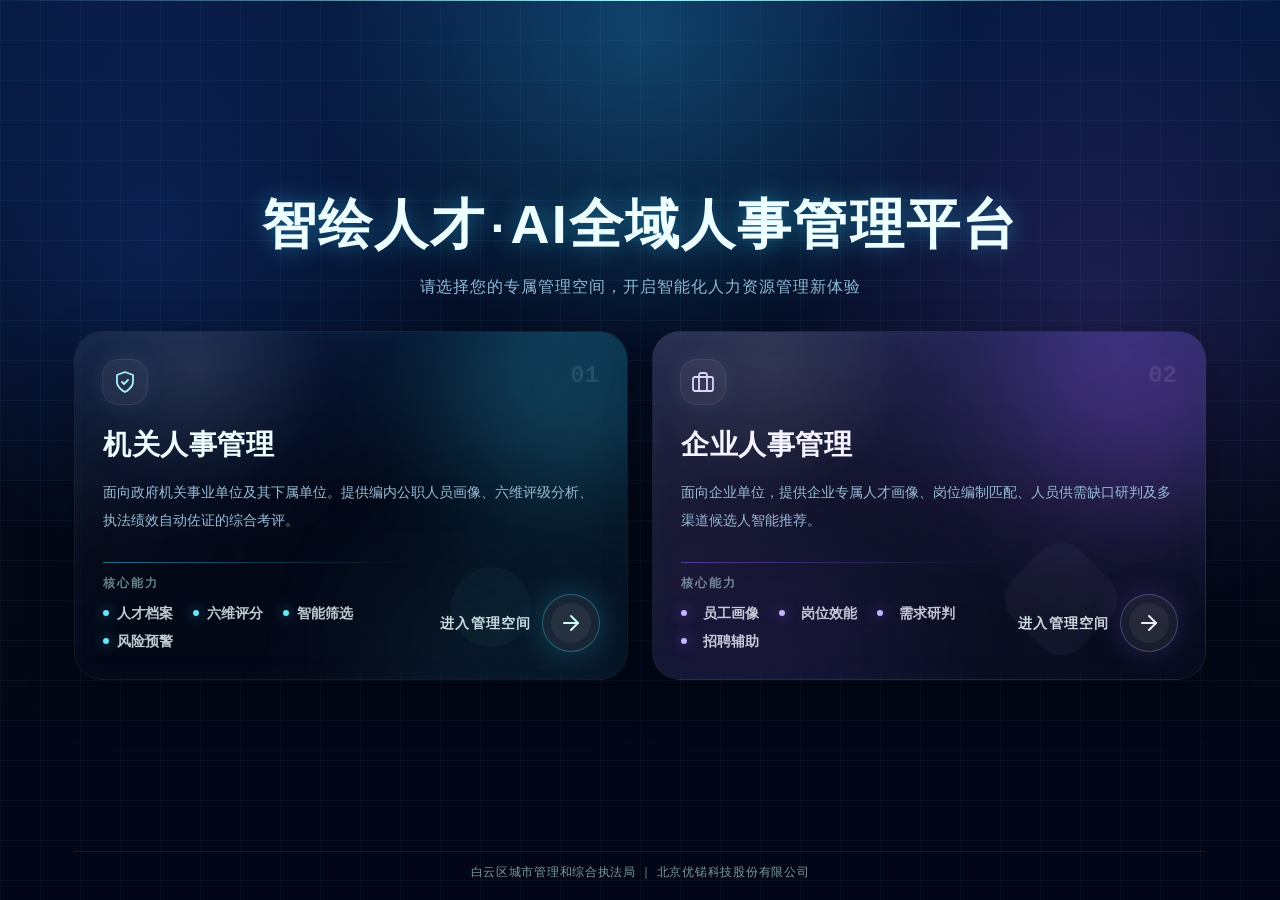
<file: index.html>
<!doctype html>
<html lang="zh-CN">
  <head>
    <meta charset="UTF-8" />
    <meta http-equiv="refresh" content="0; url=./dual-demo/" />
    <title>白云区城管智能人力画像系统</title>
  </head>
  <body>
    <a href="./dual-demo/">进入白云区城管智能人力画像系统</a>
  </body>
</html>
</file>
<file: dual-demo/assets/index-DACbpecv.css>
.app-dark{color-scheme:dark;background:radial-gradient(circle at 18% 0%,rgba(32,247,255,.13),transparent 28%),radial-gradient(circle at 86% 18%,rgba(139,92,246,.12),transparent 30%),linear-gradient(180deg,#061b46,#03112d 48%,#020817)!important;color:#e6fbff!important}.app-dark .gov-dashboard-shell,.app-dark .enterprise-app-shell,.app-dark .bg-bg,.app-dark .bg-bg\/95{background:radial-gradient(circle at 18% 0%,rgba(32,247,255,.13),transparent 28%),radial-gradient(circle at 86% 18%,rgba(139,92,246,.12),transparent 30%),linear-gradient(180deg,#061b46,#03112d 48%,#020817)!important}.app-dark .enterprise-app-shell{background-image:radial-gradient(circle at 50% 0%,rgba(32,247,255,.13),transparent 27%),radial-gradient(circle at 90% 12%,rgba(155,92,255,.13),transparent 28%),linear-gradient(rgba(103,232,249,.055) 1px,transparent 1px),linear-gradient(90deg,rgba(103,232,249,.055) 1px,transparent 1px),linear-gradient(155deg,#061b46,#03112d 48%,#020817)!important;background-size:auto,auto,28px 28px,28px 28px,auto!important}.app-dark .enterprise-section-card,.app-dark .enterprise-hero,.app-dark .enterprise-metric-card{background-color:transparent!important;background-image:inherit}.app-dark .enterprise-section-card [class*=bg-white],.app-dark .enterprise-dashboard [class*=bg-white]{background-color:#05143094!important;background-image:none!important}.app-dark .enterprise-section-card [class*=border-slate],.app-dark .enterprise-dashboard [class*=border-slate]{border-color:#67e8f914!important}.app-dark .enterprise-section-card .recharts-cartesian-grid-horizontal line,.app-dark .enterprise-dashboard .recharts-cartesian-grid-horizontal line{stroke:#67e8f91c!important}.app-dark .enterprise-section-card .recharts-text,.app-dark .enterprise-dashboard .recharts-text{fill:#8bb8dc!important}.app-dark [class*=bg-white],.app-dark [class*=bg-slate-50],.app-dark [class*=bg-slate-100],.app-dark [class*=bg-slate-200],.app-dark [class*=bg-slate-300],.app-dark [class*=bg-gray-50],.app-dark [class*=bg-gray-100],.app-dark [class*=bg-gray-200],.app-dark [class*=bg-gray-300],.app-dark .bg-slate-50,.app-dark .bg-slate-50\/50,.app-dark .bg-slate-50\/70,.app-dark .bg-slate-50\/80,.app-dark .bg-slate-100{background-color:#051430c2!important;background-image:linear-gradient(145deg,#20f7ff0e,#8b5cf609)!important}.app-dark .bg-white,.app-dark .bg-white\/90,.app-dark .bg-white\/95{background-color:#051430c7!important;background-image:linear-gradient(145deg,#20f7ff0e,#8b5cf609)!important}.app-dark [class*=from-white]{--tw-gradient-from: rgba(6, 27, 70, .9) var(--tw-gradient-from-position) !important;--tw-gradient-to: rgba(6, 27, 70, 0) var(--tw-gradient-to-position) !important}.app-dark [class*=via-white]{--tw-gradient-to: rgba(6, 27, 70, 0) var(--tw-gradient-to-position) !important;--tw-gradient-stops: var(--tw-gradient-from), rgba(9, 35, 78, .82) var(--tw-gradient-via-position), var(--tw-gradient-to) !important}.app-dark [class*=to-white]{--tw-gradient-to: rgba(3, 17, 45, .92) var(--tw-gradient-to-position) !important}.app-dark [class*=from-amber-50],.app-dark [class*=from-blue-50],.app-dark [class*=from-cyan-50],.app-dark [class*=from-emerald-50],.app-dark [class*=from-indigo-50],.app-dark [class*=from-purple-50],.app-dark [class*=from-sky-50]{--tw-gradient-from: rgba(8, 42, 80, .94) var(--tw-gradient-from-position) !important;--tw-gradient-to: rgba(8, 42, 80, 0) var(--tw-gradient-to-position) !important}.app-dark [class*=via-blue-50],.app-dark [class*=via-cyan-50],.app-dark [class*=via-indigo-50],.app-dark [class*=via-sky-50]{--tw-gradient-to: rgba(7, 31, 67, 0) var(--tw-gradient-to-position) !important;--tw-gradient-stops: var(--tw-gradient-from), rgba(8, 37, 76, .9) var(--tw-gradient-via-position), var(--tw-gradient-to) !important}.app-dark [class*=to-blue-50],.app-dark [class*=to-cyan-50],.app-dark [class*=to-indigo-50],.app-dark [class*=to-orange-50],.app-dark [class*=to-sky-50],.app-dark [class*=to-teal-50],.app-dark [class*=to-violet-50]{--tw-gradient-to: rgba(3, 17, 45, .94) var(--tw-gradient-to-position) !important}.app-dark [class*=border-white],.app-dark [class*=border-slate],.app-dark [class*=border-gray],.app-dark .border-slate-100,.app-dark .border-slate-200,.app-dark .border-gray-100,.app-dark .border-gray-200{border-color:#67e8f929!important}.app-dark [class*=divide-slate]>:not([hidden])~:not([hidden]),.app-dark [class*=divide-gray]>:not([hidden])~:not([hidden]){border-color:#67e8f91f!important}.app-dark [class*=shadow-slate],.app-dark [class*=shadow-blue],.app-dark [class*=shadow-cyan]{--tw-shadow-color: rgba(32, 247, 255, .08) !important;--tw-shadow: 0 0 22px rgba(32, 247, 255, .08), inset 0 0 18px rgba(32, 247, 255, .025) !important;box-shadow:var(--tw-ring-offset-shadow, 0 0 #0000),var(--tw-ring-shadow, 0 0 #0000),var(--tw-shadow)!important}.app-dark table{color:#d7f7ff!important}.app-dark thead,.app-dark tbody,.app-dark tr,.app-dark td,.app-dark th{background-color:transparent!important;border-color:#67e8f91f!important}.app-dark thead{background:#061a3cb8!important}.app-dark tbody tr:hover{background:#20f7ff12!important}.app-dark .text-slate-950,.app-dark .text-slate-900,.app-dark .text-slate-800,.app-dark .text-slate-700,.app-dark .text-gray-900,.app-dark .text-gray-800{color:#e6fbff!important}.app-dark .text-slate-600,.app-dark .text-slate-500,.app-dark .text-slate-400,.app-dark .text-gray-600,.app-dark .text-gray-500{color:#8bb8dc!important}.app-dark .text-slate-400,.app-dark .text-gray-400{color:#8bb8dcb8!important}.app-dark [class*=bg-blue-50],.app-dark [class*=bg-cyan-50],.app-dark [class*=bg-indigo-50],.app-dark [class*=bg-emerald-50],.app-dark [class*=bg-amber-50],.app-dark [class*=bg-purple-50],.app-dark [class*=bg-violet-50],.app-dark [class*=bg-rose-50],.app-dark [class*=bg-red-50],.app-dark [class*=bg-orange-50],.app-dark [class*=bg-blue-100],.app-dark [class*=bg-cyan-100],.app-dark [class*=bg-indigo-100],.app-dark [class*=bg-emerald-100],.app-dark [class*=bg-amber-100],.app-dark [class*=bg-purple-100],.app-dark [class*=bg-violet-100],.app-dark [class*=bg-rose-100],.app-dark [class*=bg-red-100],.app-dark [class*=bg-orange-100],.app-dark .bg-blue-50,.app-dark .bg-blue-50\/70,.app-dark .bg-cyan-50,.app-dark .bg-cyan-50\/70,.app-dark .bg-indigo-50,.app-dark .bg-emerald-50,.app-dark .bg-amber-50,.app-dark .bg-purple-50{background-color:#0a2f5294!important;background-image:linear-gradient(135deg,#20f7ff1a,#8b5cf60e)!important}.app-dark .recharts-default-tooltip{background:#030e24f5!important;border:1px solid rgba(32,247,255,.35)!important;border-radius:8px!important;box-shadow:0 0 24px #20f7ff1f!important;color:#e6fbff!important}.app-dark .recharts-tooltip-label,.app-dark .recharts-tooltip-item{color:#c8f6ff!important}.app-dark [class*=border-blue-100],.app-dark [class*=border-blue-200],.app-dark [class*=border-cyan-100],.app-dark [class*=border-cyan-200],.app-dark [class*=border-indigo-100],.app-dark [class*=border-emerald-100],.app-dark [class*=border-amber-100],.app-dark [class*=border-purple-100],.app-dark [class*=border-violet-100],.app-dark [class*=border-rose-100],.app-dark [class*=border-red-100],.app-dark [class*=border-orange-100],.app-dark .border-blue-100,.app-dark .border-blue-200,.app-dark .border-cyan-100,.app-dark .border-cyan-200,.app-dark .border-indigo-100,.app-dark .border-emerald-100,.app-dark .border-amber-100,.app-dark .border-purple-100{border-color:#67e8f92e!important}.app-dark .text-blue-700,.app-dark .text-blue-600,.app-dark .text-cyan-700,.app-dark .text-cyan-600{color:#67e8f9!important}.app-dark .text-emerald-700,.app-dark .text-emerald-600{color:#34f5a2!important}.app-dark .text-amber-700,.app-dark .text-amber-600,.app-dark .text-orange-700,.app-dark .text-orange-600{color:#ffd166!important}.app-dark .text-rose-700,.app-dark .text-rose-600,.app-dark .text-red-700,.app-dark .text-red-600{color:#ff5d8f!important}.app-dark .text-indigo-700,.app-dark .text-indigo-600,.app-dark .text-purple-700,.app-dark .text-purple-600,.app-dark .text-violet-700,.app-dark .text-violet-600{color:#b795ff!important}.app-dark [class*="hover:bg-white"]:hover,.app-dark [class*="hover:bg-slate"]:hover,.app-dark [class*="hover:bg-gray"]:hover{background-color:#20f7ff1a!important}.app-dark [class*="focus:bg-white"]:focus,.app-dark [class*="focus:bg-slate"]:focus{background-color:#03132df5!important}.app-dark .metric-watermark{color:#7dd3fc2e!important}.app-dark .rank-row-fill{background-color:#38bdf829!important}.app-dark .warning-scrollbar{scrollbar-color:rgba(70,156,194,.38) transparent;scrollbar-width:thin}.app-dark .warning-scrollbar::-webkit-scrollbar{width:4px}.app-dark .warning-scrollbar::-webkit-scrollbar-track{background:#03132d4d;border-radius:999px}.app-dark .warning-scrollbar::-webkit-scrollbar-thumb{background:#469cc261;border-radius:999px}.app-dark .warning-scrollbar::-webkit-scrollbar-thumb:hover{background:#67e8f97a}.app-dark .archive-scrollbar{scrollbar-color:rgba(70,156,194,.34) transparent;scrollbar-width:thin}.app-dark .archive-scrollbar::-webkit-scrollbar{width:4px}.app-dark .archive-scrollbar::-webkit-scrollbar-track{background:#03132d3d;border-radius:999px}.app-dark .archive-scrollbar::-webkit-scrollbar-thumb{background:#469cc257;border-radius:999px}.app-dark .archive-scrollbar::-webkit-scrollbar-thumb:hover{background:#67e8f975}.app-dark .archive-dimension-card:focus,.app-dark .archive-dimension-card:focus-visible{box-shadow:inset 3px 0 #20f7ff94!important}.app-dark .archive-clean-input:focus,.app-dark .archive-clean-input:focus-visible{border-color:#67e8f92e!important;box-shadow:inset 0 -1px #67e8f929!important}.app-dark .archive-rule-row input:focus,.app-dark .archive-rule-row input:focus-visible{box-shadow:none!important}.app-dark .warning-dimension-card:focus,.app-dark .warning-dimension-card:focus-visible,.app-dark .warning-risk-card:focus,.app-dark .warning-risk-card:focus-visible{box-shadow:inset 3px 0 #20f7ff94,0 12px 28px -24px #20f7ff52!important}.team-radar-orbit{position:absolute;left:50%;top:50%;z-index:0;border-radius:999px;pointer-events:none}.team-radar-orbit-outer{width:236px;height:236px;margin:-118px 0 0 -118px;border:1px dashed rgba(103,232,249,.24);box-shadow:0 0 30px #20f7ff0e,inset 0 0 24px #2f7bff0d;animation:team-radar-spin 18s linear infinite}.team-radar-orbit-outer:before,.team-radar-orbit-outer:after{position:absolute;width:6px;height:6px;content:"";border-radius:999px;background:#67e8f9;box-shadow:0 0 10px #67e8f9d9}.team-radar-orbit-outer:before{left:23px;top:27px}.team-radar-orbit-outer:after{bottom:25px;right:25px}.team-radar-orbit-inner{width:194px;height:194px;margin:-97px 0 0 -97px;border:1px solid rgba(155,92,255,.15);animation:team-radar-spin 13s linear infinite reverse}.team-radar-scan{position:absolute;left:50%;top:50%;z-index:1;width:210px;height:210px;margin:-105px 0 0 -105px;pointer-events:none;border-radius:999px;background:conic-gradient(from 0deg,transparent 0deg 300deg,rgba(32,247,255,.16) 338deg,rgba(103,232,249,.44) 359deg,transparent 360deg);-webkit-mask-image:radial-gradient(circle,transparent 0 14%,#000 42%,transparent 74%);mask-image:radial-gradient(circle,transparent 0 14%,#000 42%,transparent 74%);animation:team-radar-spin 5.5s linear infinite}.team-radar-core{position:absolute;left:50%;top:50%;z-index:0;width:70px;height:70px;margin:-35px 0 0 -35px;pointer-events:none;border-radius:999px;background:radial-gradient(circle,rgba(103,232,249,.22),rgba(47,123,255,.04) 50%,transparent 72%);animation:team-radar-pulse 2.8s ease-in-out infinite}@keyframes team-radar-spin{to{transform:rotate(360deg)}}@keyframes team-radar-pulse{0%,to{opacity:.5;transform:scale(.88)}50%{opacity:1;transform:scale(1.18)}}.workforce-ring-enter,.dashboard-ring-enter{opacity:0;transform:scale(.72) rotate(-24deg);animation:dashboard-ring-enter 1.25s cubic-bezier(.22,1,.36,1) forwards}.dashboard-bar-reveal{transform:scaleX(0);transform-origin:left center;animation:dashboard-bar-reveal 1.05s cubic-bezier(.22,1,.36,1) forwards}.flow-chart-scan{position:absolute;inset:5px auto 7px -26%;z-index:1;width:24%;pointer-events:none;background:linear-gradient(90deg,transparent,rgba(103,232,249,.065),rgba(103,232,249,.16),transparent);filter:blur(1px);transform:skew(-10deg);animation:flow-chart-scan 7s ease-in-out 1.8s infinite}.flow-chart-stage .recharts-wrapper{position:relative;z-index:2}@keyframes dashboard-ring-enter{0%{opacity:0;transform:scale(.72) rotate(-24deg)}68%{opacity:1;transform:scale(1.035) rotate(2deg)}to{opacity:1;transform:scale(1) rotate(0)}}@keyframes dashboard-bar-reveal{0%{transform:scaleX(0);filter:brightness(1.35)}to{transform:scaleX(1);filter:brightness(1)}}@keyframes flow-chart-scan{0%,15%{left:-26%;opacity:0}24%{opacity:.75}55%{left:108%;opacity:0}to{left:108%;opacity:0}}@media(prefers-reduced-motion:reduce){.team-radar-orbit,.team-radar-scan,.team-radar-core,.workforce-ring-enter,.dashboard-ring-enter,.dashboard-bar-reveal,.flow-chart-scan{animation:none!important;opacity:1!important;transform:none!important}}.app-dark input,.app-dark select,.app-dark textarea{background-color:#03132dd1!important;border-color:#67e8f929!important;color:#e5f3ff!important}.app-dark input::placeholder,.app-dark textarea::placeholder{color:#6f8da9!important}.app-dark .sci-fi-search-input{background:transparent!important;background-image:none!important;border:0!important;box-shadow:none!important}.app-dark .sci-fi-feedback-textarea{background-color:#03132df5!important;background-image:none!important}.app-dark button:focus,.app-dark button:focus-visible,.app-dark input:focus,.app-dark select:focus,.app-dark textarea:focus{outline:none!important;box-shadow:0 0 0 1px #67e8f93d,0 0 18px #20f7ff1a!important}
</file>
